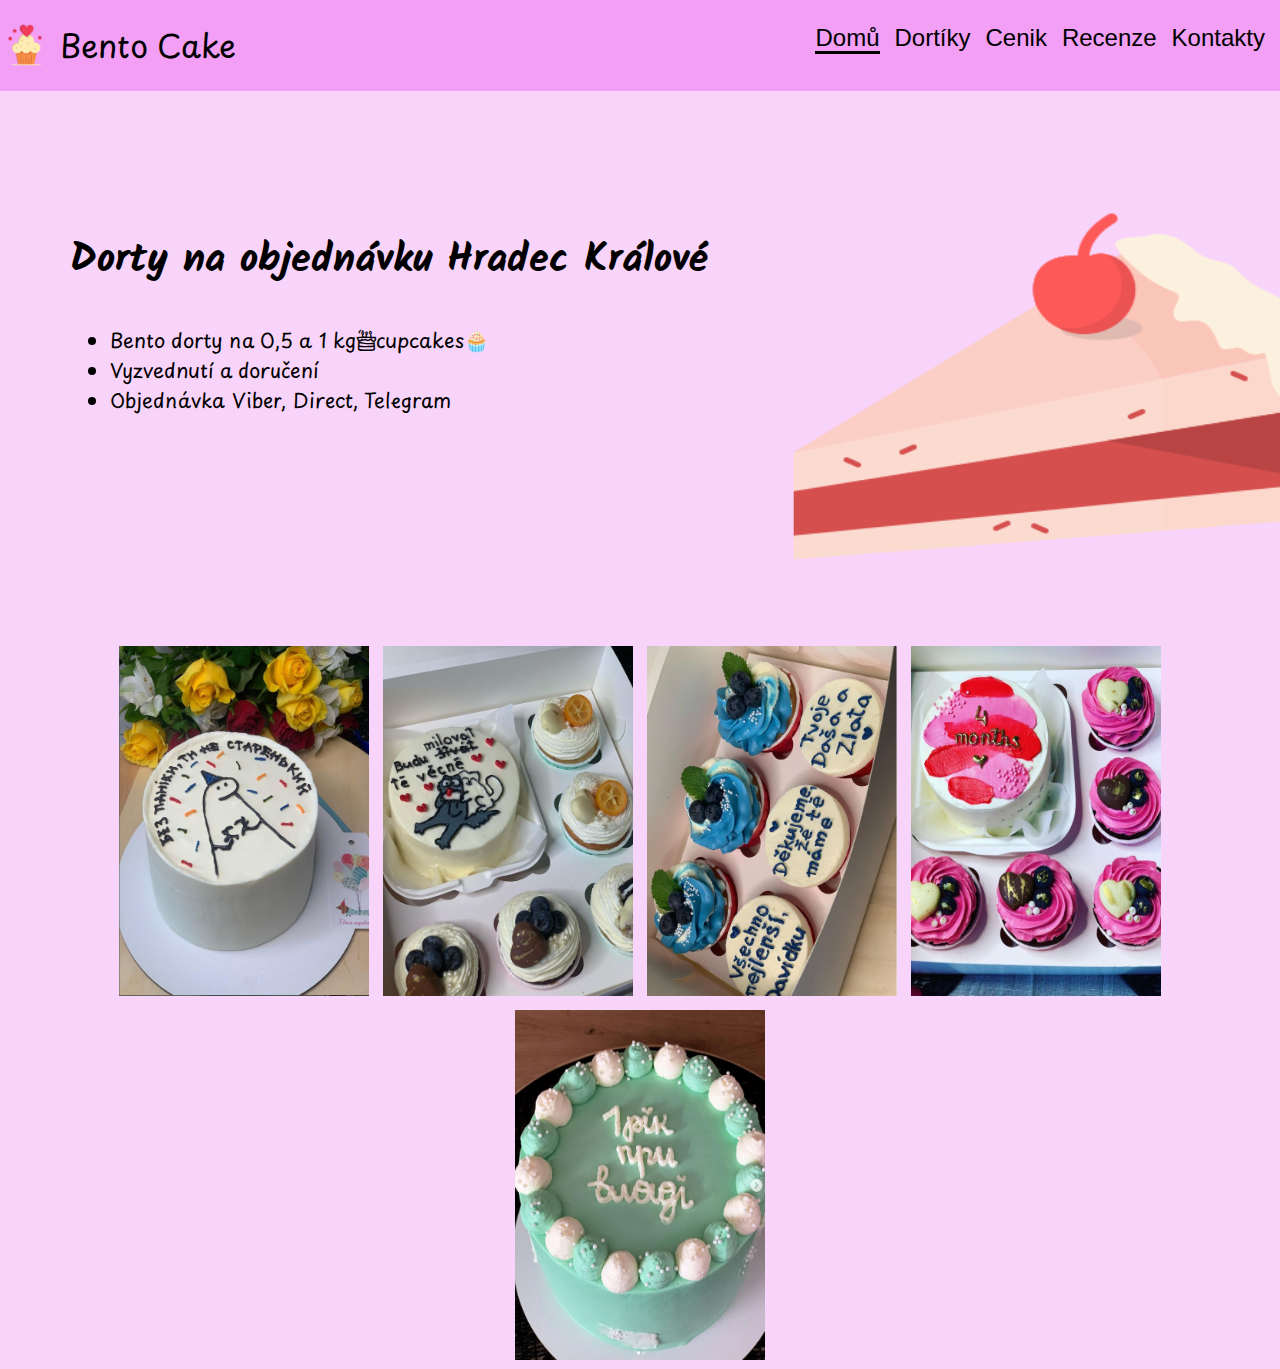
<file: index.html>
<!DOCTYPE html>
<html lang="en">
<head>
    <meta charset="UTF-8">
    <meta name="viewport" content="width=device-width, initial-scale=1.0">
    <link rel="stylesheet" type="text/css" href="main.css">
    <script src="menuPhone.js"></script>
    <title>Bento Cake</title>
</head>
<body >
    <header class = "mainHead">
        <div class = "logo">
            <img src="images/4171319_baked_cake_cup_day_love_icon.png" alt="This is Logo" width="50" height="50">
            <h1>Bento Cake</h1>

        </div>

        <div class = "navigate">
            <nav>
                <ul class="navList">
                    <li><a href="index.html" class="active"> Domů</a></li>
                    <li><a href="myWork.html">Dortíky</a></li> 
                    <li><a href="cenik.html">Cenik</a></li>
                    <li><a href ="recenze.html">Recenze</a></li>
                    <li><a href="konakty.html">Kontakty</a></li>
                </ul>
            </nav>
            <img src="images/8665130_bars_data_icon.png" width="40" height="40" class="icon" onclick="showMenu()">
        </div>
    </header>
    
        <div class="icon2">
            <img src="images/2817130_cake_newyears_party_icon.png" width="750" height="650">
        </div> 
    
        <div class="mainText">
            <h2> Dorty na objednávku Hradec Králové </h2>
            <nav>
                <ul>
                    <li>Bento dorty na 0,5 a 1 kg🎂cupcakes🧁</li>
                    <li>Vyzvednutí a doručení</li>
                    <li>Objednávka Viber, Direct, Telegram</li>
                </ul>
            </nav>
        </div>
        <div class="WorkHalerie">
            <img src="images/Screenshot_1.png">
            <img src="images/Screenshot_5.png">
            <img src="images/Screenshot_4.png">
            <img src="images/Screenshot_3.png">
            <img src="images/Screenshot_2.png">
            
        </div>
    </div>
</body>
</html>
</file>
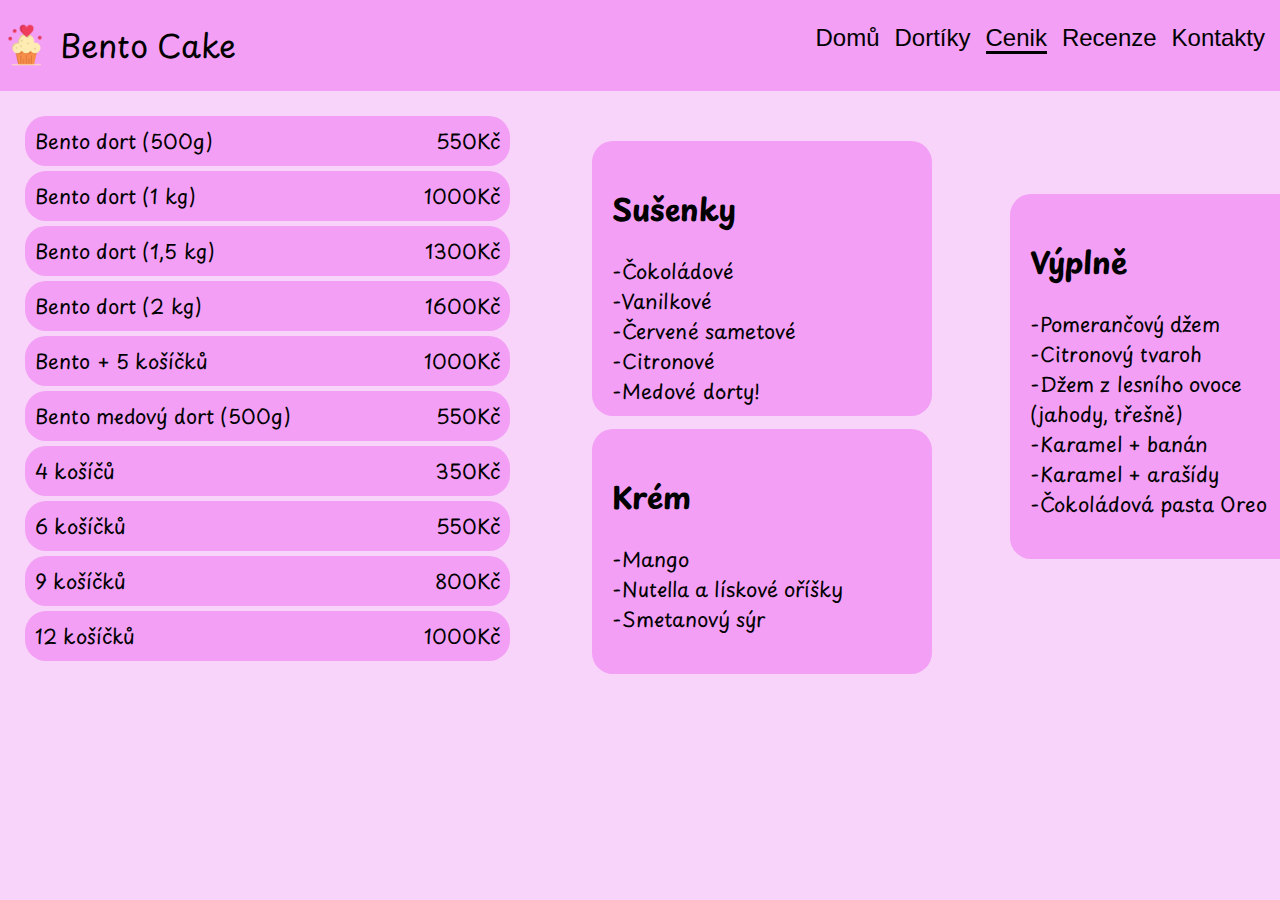
<file: cenik.html>
<!DOCTYPE html>
<html lang="en">
<head>
    <meta charset="UTF-8">
    <meta name="viewport" content="width=device-width, initial-scale=1.0">
    <link rel="stylesheet" type="text/css" href="main.css">
    <script src="menuPhone.js"></script>
    <title>Document</title>
</head>
<body>
    <header class = "mainHead">
        <div class = "logo">
            <img src="images/4171319_baked_cake_cup_day_love_icon.png" alt="This is Logo" width="50" height="50">
            <h1>Bento Cake</h1>

        </div>

        <div class = "navigate">
            <nav>
                <ul class="navList">
                    <li><a href="index.html"> Domů</a></li>
                    <li><a href="myWork.html">Dortíky</a></li> 
                    <li><a href="cenik.html"class="active">Cenik</a></li>
                    <li><a href ="recenze.html">Recenze</a></li>
                    <li><a href="konakty.html">Kontakty</a></li>
                </ul>
            </nav>
            <img src="images/8665130_bars_data_icon.png" width="40" height="40" class="icon" onclick="showMenu()">
        </div>
    </header>
    <div class="cenikList">
        <nav>
            <ul>
                <li><span>Bento dort (500g)</span>          550Kč</li>
                <li><span>Bento dort (1 kg)</span>          1000Kč</li>
                <li><span>Bento dort (1,5 kg)</span>        1300Kč</li>
                <li><span>Bento dort (2 kg)</span>          1600Kč</li>
                <li><span>Bento + 5 košíčků</span>          1000Kč</li>
                <li><span>Bento medový dort (500g)</span>   550Kč</li>
                <li><span>4 košíčů</span>                   350Kč</li>
                <li><span>6 košíčků</span>                  550Kč</li>
                <li><span>9 košíčků</span>                  800Kč</li>
                <li><span>12 košíčků</span>                 1000Kč</li>
            </ul>
        </nav>
    </div>
    <div class="fild">
        <h2>Sušenky</h2>
        <p>-Čokoládové<br> -Vanilkové<br> -Červené sametové<br> -Citronové<br> -Medové dorty!</p>
    </div>
    <div class="fillings">
        <h2>Výplně</h2>
        <p>-Pomerančový džem<br> -Citronový tvaroh<br> -Džem z lesního ovoce<br> (jahody, třešně)<br> -Karamel + banán<br> -Karamel + arašídy<br>
            -Čokoládová pasta Oreo</p>
    </div>
    <div class="krem"> 
        <h2>Krém</h2>
        <p>-Mango <br>-Nutella a lískové oříšky<br>-Smetanový sýr</p>

    </div>
</body>
</html>
</file>
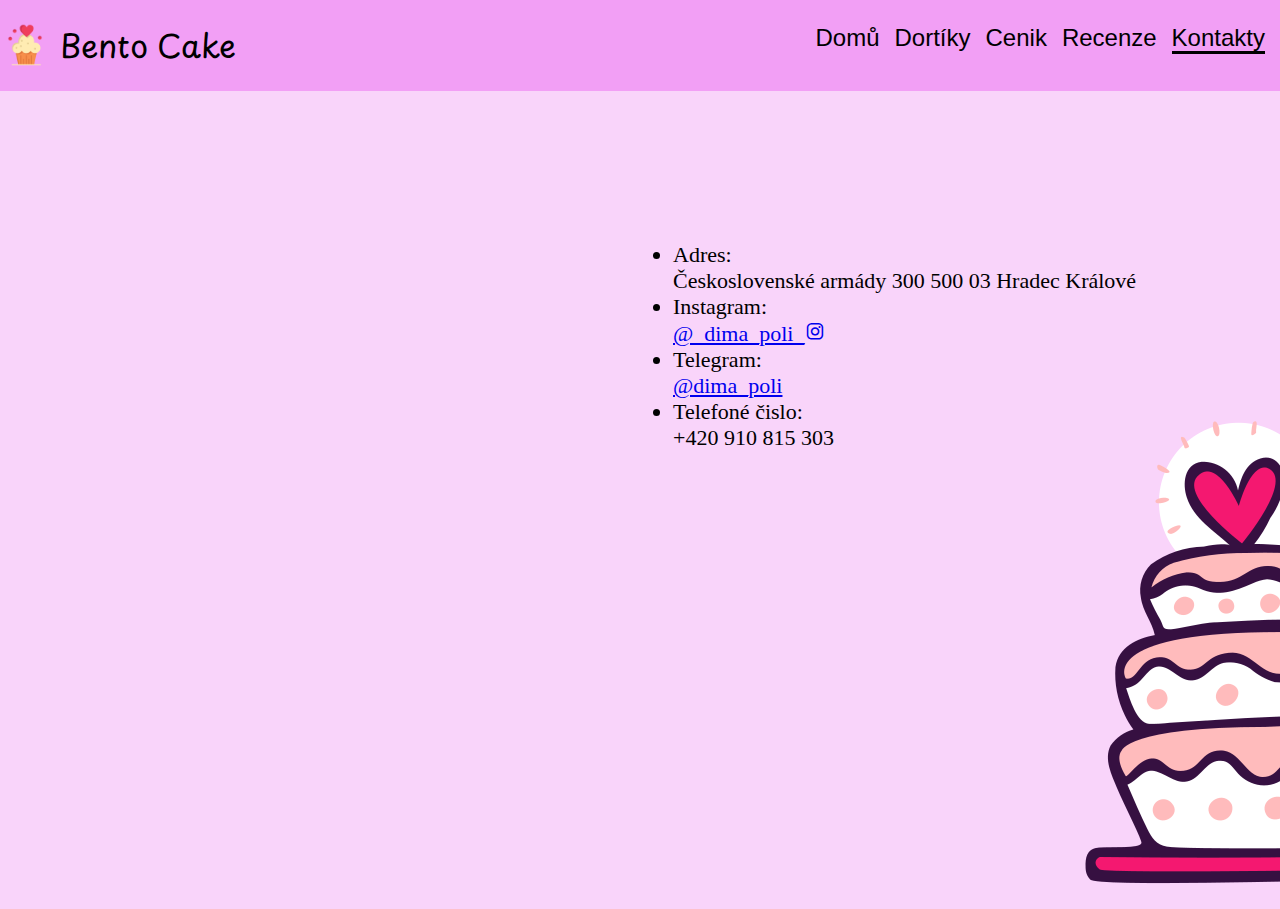
<file: konakty.html>
<!DOCTYPE html>
<html lang="en">
<head>
    <meta charset="UTF-8">
    <meta name="viewport" content="width=device-width, initial-scale=1.0">
    <link href='https://unpkg.com/boxicons@2.1.4/css/boxicons.min.css' rel='stylesheet'>
    <link rel="stylesheet" type="text/css" href="main.css">
    <script src="menuPhone.js"></script>
    <title>Bento Cake</title>
</head>
<body>
    <header class = "mainHead">
        <div class = "logo">
            <img src="images/4171319_baked_cake_cup_day_love_icon.png" alt="This is Logo" width="50" height="50">
            <h1>Bento Cake</h1>
            

        </div>

        <div class = "navigate">

            <nav>
                <ul class="navList">
                    <li><a href="index.html"> Domů</a></li>
                    <li><a href="myWork.html">Dortíky</a></li> 
                    <li><a href="cenik.html">Cenik</a></li>
                    <li><a href ="recenze.html">Recenze</a></li>
                    <li><a href="konakty.html"class="active">Kontakty</a></li>
                    
                </ul>
            </nav>
            <img src="images/8665130_bars_data_icon.png" width="40" height="40" class="icon" onclick="showMenu()">

        </div>
    </header>
    <div class="cart">
        <iframe src="https://www.google.com/maps/embed?pb=!1m18!1m12!1m3!1d4294.291328754741!2d15.832822863500763!3d50.20972841728382!2m3!1f0!2f0!3f0!3m2!1i1024!2i768!4f13.1!3m3!1m2!1s0x470c2b327674a559%3A0xe4f22f37295b6866!2z0JHQtdC70LDRjyDQsdCw0YjQvdGP!5e0!3m2!1sru!2scz!4v1699565712214!5m2!1sru!2scz" width="600" height="450" style="border:0;" allowfullscreen="" loading="lazy" referrerpolicy="no-referrer-when-downgrade"></iframe>
    </div>
    <div class="kontakt">
        <nav>
            <ul>
                <li>Adres:<br> Československé armády 300 500 03 Hradec Králové</li>
                <li>Instagram:<br><a href="https://www.instagram.com/_dima_poli_/">@_dima_poli_<i class='bx bxl-instagram'></i></a></li>
                <li>Telegram:<br><a href="https://t.me/dima_poli">@dima_poli</a></li>
                <li>Telefoné čislo:<br> +420 910 815 303</li>
            </ul>
        </nav>
    </div>
    <div class="imgCake">
        <img src="images/6334501_cake_dessert_love_party_sweet_icon.png">
    </div>
</body>
</html>
</file>
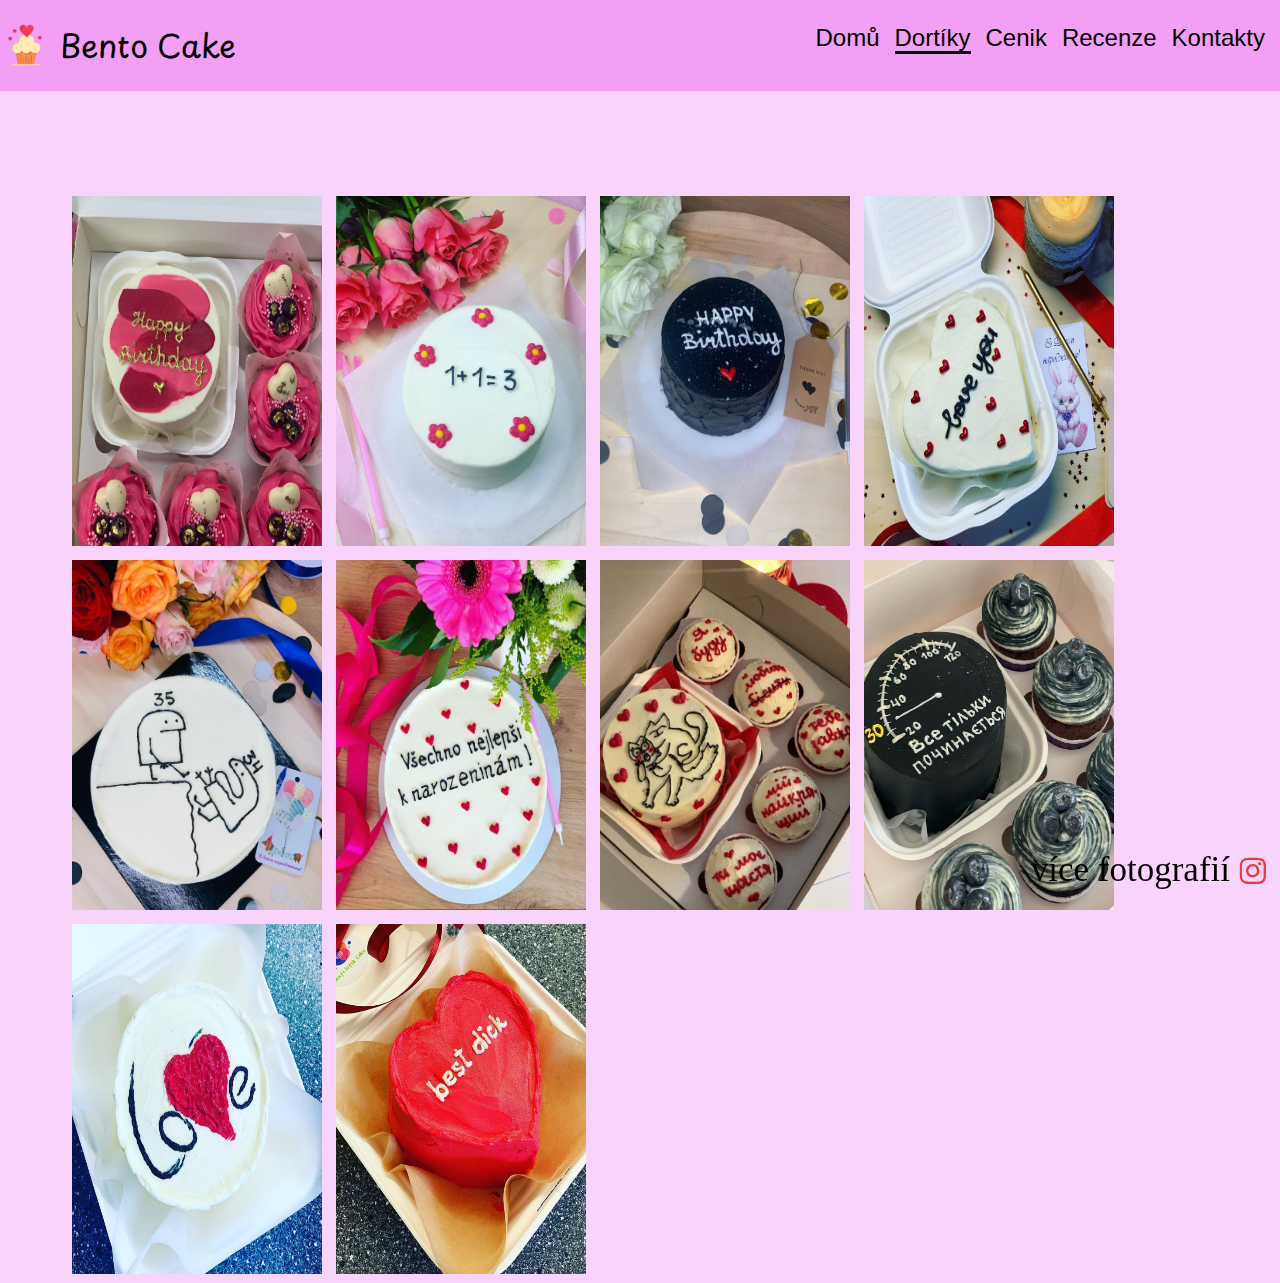
<file: myWork.html>
<!DOCTYPE html>
<html lang="en">
<head>
    <meta charset="UTF-8">
    <meta name="viewport" content="width=device-width, initial-scale=1.0">
    <link href='https://unpkg.com/boxicons@2.1.4/css/boxicons.min.css' rel='stylesheet'>
    <link rel="stylesheet" type="text/css" href="main.css">
    <script src="menuPhone.js"></script>

    <title>Bento Cake</title>
</head>
<body>
    <header class = "mainHead">
        <div class = "logo">
            <img src="images/4171319_baked_cake_cup_day_love_icon.png" alt="This is Logo" width="50" height="50">
            <h1>Bento Cake</h1>

        </div>

        <div class = "navigate">
            <nav>
                <ul class="navList">
                    <li><a href="index.html"> Domů</a></li>
                    <li><a href="myWork.html"class="active">Dortíky</a></li> 
                    <li><a href="cenik.html">Cenik</a></li>
                    <li><a href ="recenze.html">Recenze</a></li>
                    <li><a href="konakty.html">Kontakty</a></li>
                </ul>
            </nav>
            <img src="images/8665130_bars_data_icon.png" width="40" height="40" class="icon" onclick="showMenu()">
        </div>
    </header>
    <div class="mojeprace">
        <img src="images/Screenshot_6.png">
        <img src="images/Screenshot_7.png">
        <img src="images/Screenshot_8.png">
        <img src="images/Screenshot_9.png">
        <img src="images/Screenshot_10.png">
        <img src="images/Screenshot_11.png">
        <img src="images/Screenshot_12.png">
        <img src="images/Screenshot_13.png">
        <img src="images/Screenshot_14.png">
        <img src="images/Screenshot_15.png">
    </div>
    <div class="vicPhoto">
        <p><a href="https://www.instagram.com/_dima_poli_/" target="_blank">více fotografií</a></p>
        <i class='bx bxl-instagram'></i>
    </div>
    
</body>
</html>
</file>
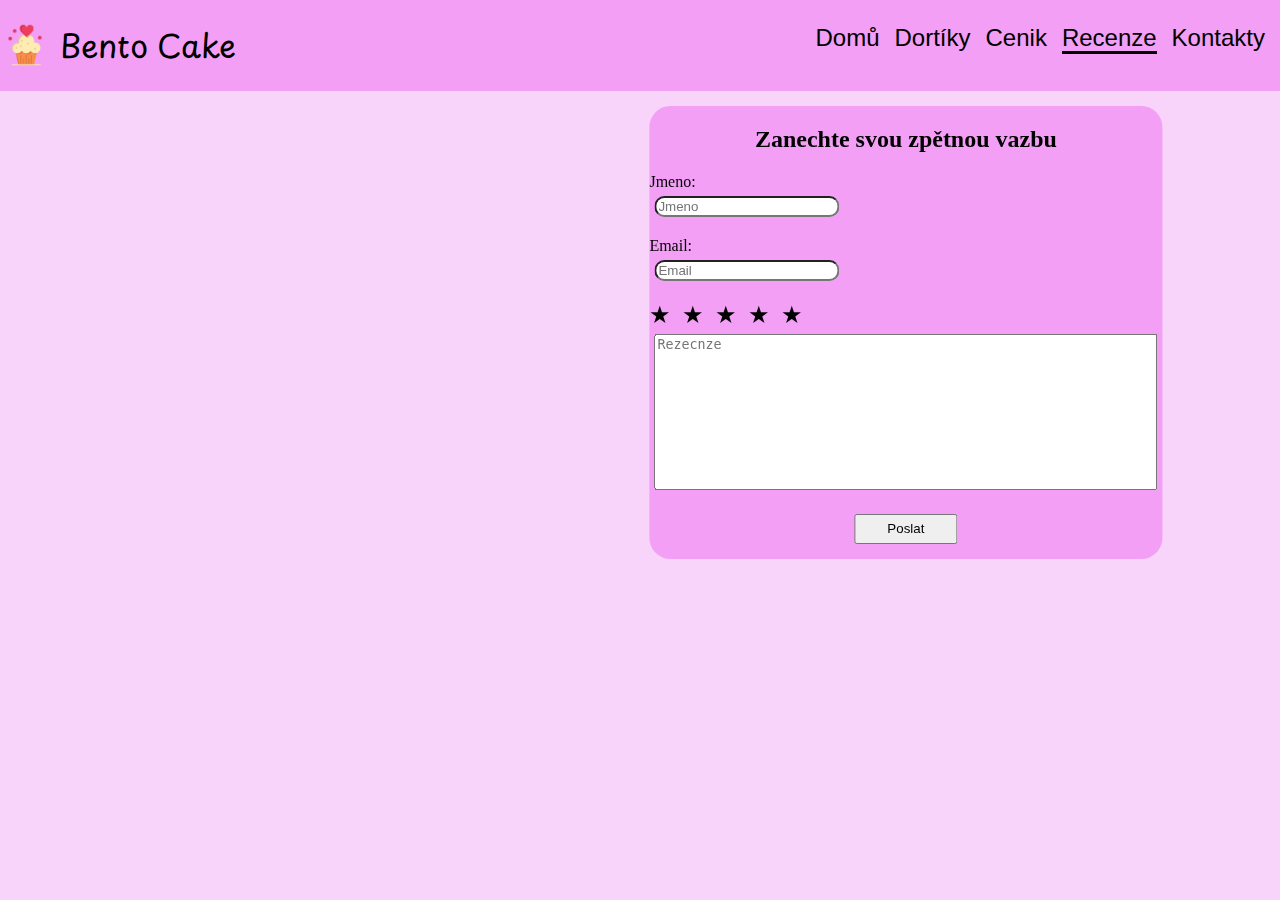
<file: recenze.html>
<!DOCTYPE html>
<html lang="en">
<head>
    <meta charset="UTF-8">
    <meta name="viewport" content="width=device-width, initial-scale=1.0">
    <link rel="stylesheet" type="text/css" href="main.css">
    <script defer src="recenze.js"></script>
    <script src="menuPhone.js"></script>
    <title>Rezenze</title>
</head>
<body>
    <header class = "mainHead">
        <div class = "logo">
            <img src="images/4171319_baked_cake_cup_day_love_icon.png" alt="This is Logo" width="50" height="50">
            <h1>Bento Cake</h1>

        </div>

        <div class = "navigate">
            <nav>
                <ul class="navList">
                    <li><a href="index.html"> Domů</a></li>
                    <li><a href="myWork.html">Dortíky</a></li> 
                    <li><a href="cenik.html">Cenik</a></li>
                    <li><a href ="recenze.html"class="active"> Recenze</a></li>
                    <li><a href="konakty.html">Kontakty</a></li>
                </ul>
            </nav>
            <img src="images/8665130_bars_data_icon.png" width="40" height="40" class="icon" onclick="showMenu()">
        </div>
        
    </header>
    <div class="recording">
        <h2>Zanechte svou zpětnou vazbu</h2>
        <form name="submit-to-google-sheet">
            <div class="form-group">
                <label for="name-input">Jmeno:</label>
                <input type="text" id="name-input" name="user_name" placeholder="Jmeno" required>
            </div>
    
            <div class="form-group">
                <label for="email-input">Email: </label>
                <input type="text" id="email-input" name="user_email" placeholder="Email" required>
            </div>

            <div class="rating" id="rer">
                <span class="star" data-rating="1">&#9733;</span>
                <span class="star" data-rating="2">&#9733;</span>
                <span class="star" data-rating="3">&#9733;</span>
                <span class="star" data-rating="4">&#9733;</span>
                <span class="star" data-rating="5">&#9733;</span>
            </div> 
            
            <div class="form-group">
                <textarea cols="60"   rows="10" type="text" id="recenze-imput" name="user_recenze" placeholder="Rezecnze" required></textarea> 
            </div>

            <div class="form-group">
                <button type="submit" id="comment-add">Poslat</button>
            </div>
            
            <span id="msg"></span>
        </form>
    </div>
    <div id="comment-field"></div>
    
</body>
</html>
</file>
<file: main.css>
@import url('https://fonts.googleapis.com/css2?family=Caveat&family=Exo:wght@100;200&family=Gelasio&family=Josefin+Sans:wght@100&family=Kalam:wght@300&family=Pacifico&family=Playpen+Sans:wght@100&display=swap');
body{
    background-color: #f9d4fa;
    padding:0;
    margin: 0;
}

.background {
    background-image: url('images/2817130_cake_newyears_party_icon.png');
    background-size: cover;
    background-position: center;
    position: relative;
}
.navList .active {
    color: #000; /* Змініть на потрібний колір тексту */
    border-bottom: 3px solid #000; /* Додаємо лінію під активним посиланням */
}
.mainHead{
    padding:0;
    margin: 0;
    background-color: #f29ff5;
    display: flex;
    justify-content: space-between;
    font-family: 'Nova Square', sans-serif;
    
}
.navigate ul {
    font-size: 1.5rem;
    list-style-type: none;
    display: flex;
}

.navigate li {
    margin-right: 15px;
    position: relative;
    cursor: pointer; /* Додаємо cursor: pointer для тексту */
}

.navigate li::after {
    content: "";
    position: absolute;
    left: 0;
    bottom: -2px;
    width: 100%;
    height: 2px;
    background-color: #502f2f;
    transform: scaleX(0); /* Додаємо це, щоб початково підкреслення було невидимим */
    transition: transform 0.3s;
}

.navigate li:hover::after {
    transform: scaleX(1); /* При наведенні розширюємо підкреслення */
}


.logo{
    display: flex;
    align-items: center;
}
.logo h1{
    justify-content: center;
    margin-left: 10px;
    font-weight: normal;
    font-family: 'Caveat', cursive;
    font-family: 'Josefin Sans', sans-serif;
    font-family: 'Kalam', cursive;
    font-family: 'Pacifico', cursive;
    font-family: 'Playpen Sans', cursive;
}

.mainText{
    position: absolute;
    left: 70px; 
    top: 195px;
}
.mainText h2{
    font-size: 40px;
    font-family: 'Kalam', cursive;
}
.mainText nav ul {
    font-size: 20px;
    font-family: 'Kalam', cursive;
    font-family: 'Playpen Sans', cursive;
}
.icon2 img {
    position: absolute;
    left: 700px; 
    top: 84px;
    /* transform: rotate(349deg); */
}
.icon2 a{
    font-family: 'IBM Plex Sans', sans-serif;
    font-family: 'Playpen Sans', cursive;
}
.textIcon{
    font-family: 'IBM Plex Sans', sans-serif;
    font-family: 'Playpen Sans', cursive;
    position: absolute;
    font-size: 25px;
    left: 1137px;
    top: 398px;
    
}
.textIcon2{ 
    font-family: 'IBM Plex Sans', sans-serif;
    font-family: 'Playpen Sans', cursive;
    position: absolute;
    font-size: 25px;
    left: 1132px;
    top: 427px;
   
}
.WorkHalerie {
    text-align: center;
    margin-top: 550px; /* Add some top margin for spacing */
}

.WorkHalerie img {
    display: inline-block;
    margin: 5px;
    width: 250px;
    height: 350px;
    transition: transform 0.3s; 
}

.WorkHalerie img:hover {
    transform: scale(1.2); 
}

.navList a {
    text-decoration: none; /* Забираємо підкреслення */
    color: rgb(0, 0, 0); /* Змінюємо колір тексту */
}
.mojeprace{
    position: absolute;
    margin-top: 100px;
    margin-left: 67px;
}
.mojeprace img{
    display: inline-block;
    margin: 5px;
    width: 250px;
    height: 350px;
    transition: transform 0.3s; 
}
.mojeprace img:hover{
    transform: scale(1.3); 
}
.vicPhoto {
    position: fixed;
    bottom: 0;
    right: 0;
    margin: 0;
    padding: 10px; /* Add padding if needed */
    font-size: 35px;
    display: flex;
    align-items: center;
}

.vicPhoto i {
    color: rgb(225, 63, 63);
    margin-left: 5px;
}

.vicPhoto p {
    margin: 0;
}

.vicPhoto a {
    text-decoration: none;
    color: rgb(0, 0, 0);
}
.cart{
    width : 600px;
    margin-top: 65px;
    margin-left: 25px;
}
.kontakt{
    margin-top: -390px;
    margin-left: 633px;
    font-size: 22px;
}
.imgCake{
    position: absolute;
    margin-top: -80px;
    margin-left: 990px;
}
.cenikList {
    display: grid;
    grid-template-columns: repeat(2, 1fr);
    gap: 10px;
    padding: 20px;
    width: 1000px;
    font-size: 20px;
}

.cenikList ul {
    list-style-type: none;
    
    padding: 0;
    margin: 0;
    font-family: 'Caveat', cursive;
    font-family: 'Kalam', cursive;
    font-family: 'Playpen Sans', cursive;
}

.cenikList li {
    display: flex;
    justify-content: space-between;
    align-items: center;
    background-color: #f29ff5;
    padding: 10px;
    margin: 5px;
    border-radius: 21px;
}
.fild {
    position: absolute;
    background-color: #f29ff5;
    padding: 20px;
    border-radius: 21px;
    margin-top: -545px;
    margin-left: 592px;
    width: 300px;
    height: 235px;
    font-size: 20px;
    font-family: 'Caveat', cursive;
    font-family: 'Josefin Sans', sans-serif;
    font-family: 'Kalam', cursive;
    font-family: 'Playpen Sans', cursive;
}
.fillings{
    position: absolute;
    background-color: #f29ff5;
    padding: 20px;
    border-radius: 21px;
    margin-top: -492px;
    margin-left: 1010px;
    width: 300px;
    font-size: 20px;
    font-family: 'Caveat', cursive;
    font-family: 'Josefin Sans', sans-serif;
    font-family: 'Kalam', cursive;
    font-family: 'Playpen Sans', cursive;
}
.krem{
    position: absolute;
    background-color: #f29ff5;
    padding: 20px;
    border-radius: 21px;
    margin-top: -257px;
    margin-left: 592px;
    width: 300px;
    font-size: 20px;
    font-family: 'Caveat', cursive;
    font-family: 'Josefin Sans', sans-serif;
    font-family: 'Kalam', cursive;
    font-family: 'Playpen Sans', cursive;
}
.recording{
    position: fixed;
    
    transform: translateX(-20%);
    right: 0;
}

.form-group {
    margin-bottom: 15px; /* Додайте відступ між групами елементів форми */
}

label {
    display: block; /* Робить елемент label блоковим, розташовує його на новому рядку */
}
.rating {
    font-size: 24px;
}

.star {
    cursor: pointer;
    color: rgb(0, 0, 0)000;
    display: inline-block;
    margin-right: 5px;
}

.star:hover,
.star.active {
    color: #ffcc00;
}
#recenze-imput {
    resize: none; 
}

.form-group button{
    text-align: center;
}
button,
input[type="submit"] {
    width: 20%; /* або будь-яка інша ширина, яку ви хочете встановити */
    height: 30px; /* або будь-яка інша висота, яку ви хочете встановити */
    box-sizing: border-box;
    margin: 0 auto; /* Горизонтальне вирівнювання кнопки по центру */
    display: block;
}
.comment-block {
    display: flex;
    flex-direction: column; /* Розташовувати дочірні елементи в стовпці */
    background-color: #f29ff5;
    margin: 15px;
    border-radius: 21px;
    width: 30%;
    padding: 10px; /* Відредагуйте відступ для кращого місця */
}
.comment-block p {
    margin: 0; /* Вилучіть відступ за замовчуванням для абзаців */
}
.comment-block h3{
    font-size: 24px;
    margin-top: -16px;
}
#em{
    margin-top: -33px;
    font-size: smaller; /* Зменшити розмір шрифту */
    text-decoration: underline;
}
#time{
    font-size: 12px;
}
.comment-block-main{
    display: flex;
    margin-left: -10px;
    flex-direction: column; /* Розташовувати дочірні елементи в стовпці */
    background-color: #f9fdfe;
    margin: -7px;
    border-radius: 21px;
    padding: 10px; 
}
.recording{
    display: flex;
    background-color: #f29ff5;
    flex-direction: column;
    margin-left: 5px;
    margin: 15px;
    border-radius: 21px;
    align-items: center;

}
#name-input,
#email-input {
border-radius: 10px;
margin: 5px;
}
#recenze-imput {
    resize: none;
    margin: 5px;
}
.stars{
    display: flex;
    justify-content: flex-start;
    flex-direction: row-reverse;
    margin-top: -15px;
}
.icon{
    display: none;
}
@media screen and (max-width: 708px){
    body{
        font-family: 'Playpen Sans', cursive;
    }
    .icon2 img {
        display: none;
    }
    .icon{
        display: block;
        position: absolute;
        top: 0;
        right: 0;
    }
    
    .mainHeader{
       
    }
    ul.navList {
        display: none;
    }

    .navList.show-menu {
        display: flex;
        flex-direction: column;
        align-items: flex-start;
        justify-content: flex-start;
        background-color: #f29ff5;
        height: 170px;
        position: fixed;
        top: -25px;
        left: -16px;
        width: 100%;
        z-index: 100; /* Higher z-index for the menu to be in the forefront */
    }

    .navList.show-menu a {
        font-size: 15px;
        font-family: 'Montserrat', sans-serif;
        font-weight: 700;
        /* Add any additional styles for the list items */
    }
    .navList a {
        margin-top: 10px;
    }
    .icon {
        position: relative;
        z-index: 101; 
        top:20px;
        right: 20px;
    }
    .mainText{
        left: 3px;
        top: 76px;
    }
    
    .WorkHalerie{
        margin-top: 440px;
    }
    .cenikList {
        margin-left: 52px;
        padding: 0px;
        width: 629px;
    }
    .fild{
        position: absolute;
        margin: 0;
        width: 264px;
        top: 689px;
        margin-left: 52px;
    }
    .krem {
        position: absolute;
        width: 264px;
        margin-left: 52px;
        margin-top:  291px;
    }
    .fillings{
        position: absolute;
        width: 264px;
        margin-left: 52px;
        margin-top:  549px;
    }
    .kontakt{
        margin-left: 0px;
        margin-top:  0px;
    }
    .imgCake {
        display: none;
    }
    .cart {
        max-width: 100%;
        margin-top: 15px;
        margin-left: 0px;

    }
    .recording {
        position: absolute;
        top: auto; /* Align to the top of the screen */
        right: 0;
        background-color: #f29ff5;
        border-radius: 21px;
        left: 83px;
        padding: 15px; /* Adjust padding as needed */
        z-index: 99; /* Lower z-index for the .recording section */
        width: 360px; /* Limit the width to 80% of the viewport */
        box-sizing: border-box; /* Include padding and border in the total width */
        align-items: flex-start;
    }
    #recenze-imput {
        width: 310px;
    }
    #comment-field{
        position: absolute;
        left: 14px;
        top: 621px;
    }
    .comment-block {
        width: auto;
    }
    .stars{
        width: 140px;
    }
    .cart iframe {
        width: 100%; 
    }
}
</file>
